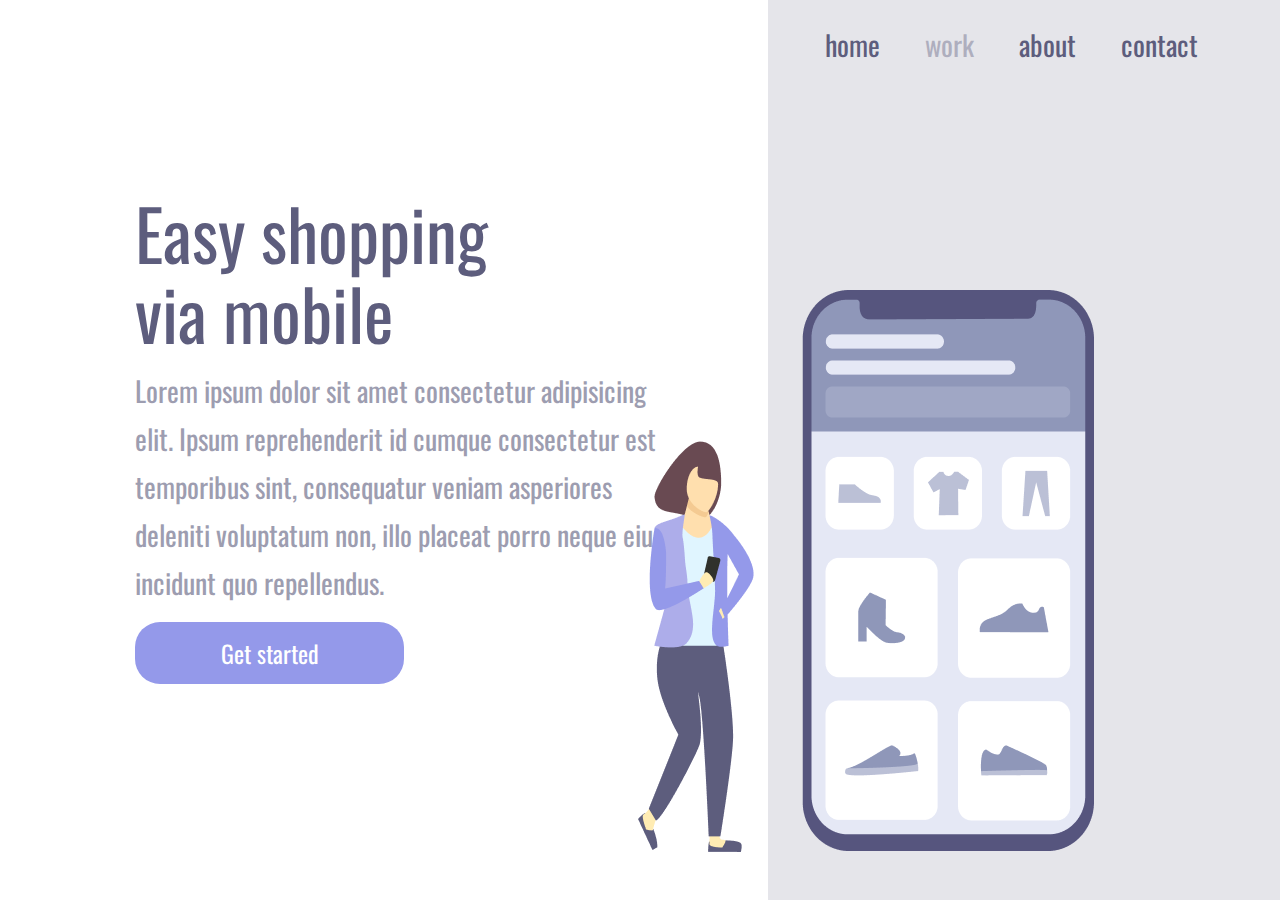
<file: index.html>
<!DOCTYPE html>
<html lang="pt-br">
<head>
    <meta charset="UTF-8">
    <meta name="viewport" content="width=device-width, initial-scale=1.0">
    <meta http-equiv="X-UA-Compatible" content="IE=edge">
    <link rel="stylesheet" href="styles.css">
    <link rel="preconnect" href="https://fonts.googleapis.com">
    <link rel="preconnect" href="https://fonts.gstatic.com" crossorigin>
    <link href="https://fonts.googleapis.com/css2?family=Oswald:wght@200..700&family=Roboto+Serif:ital,opsz,wght@0,8..144,100..900;1,8..144,100..900&family=Roboto:ital,wght@0,100..900;1,100..900&display=swap" rel="stylesheet">
    <title>desafio</title>
</head>
<body>
    <div class="wrapper">
        <section class="esquerdo">
            <h1>Easy shopping via mobile</h1>
            <p>Lorem ipsum dolor sit amet consectetur adipisicing elit. Ipsum reprehenderit id cumque consectetur est temporibus sint, consequatur veniam asperiores deleniti voluptatum non, illo placeat porro neque eius incidunt quo repellendus.</p>
            <button>Get started</button>
        </section>
    
        <section class="direito">
            <header>
                <a>home</a>
                <a>work</a>
                <a>about</a>
                <a>contact</a>
            </header>
            <img src="./img/Illustration-3-3.png" alt="imagem">
        </section>
    </div>



    
</body>
</html>
</file>
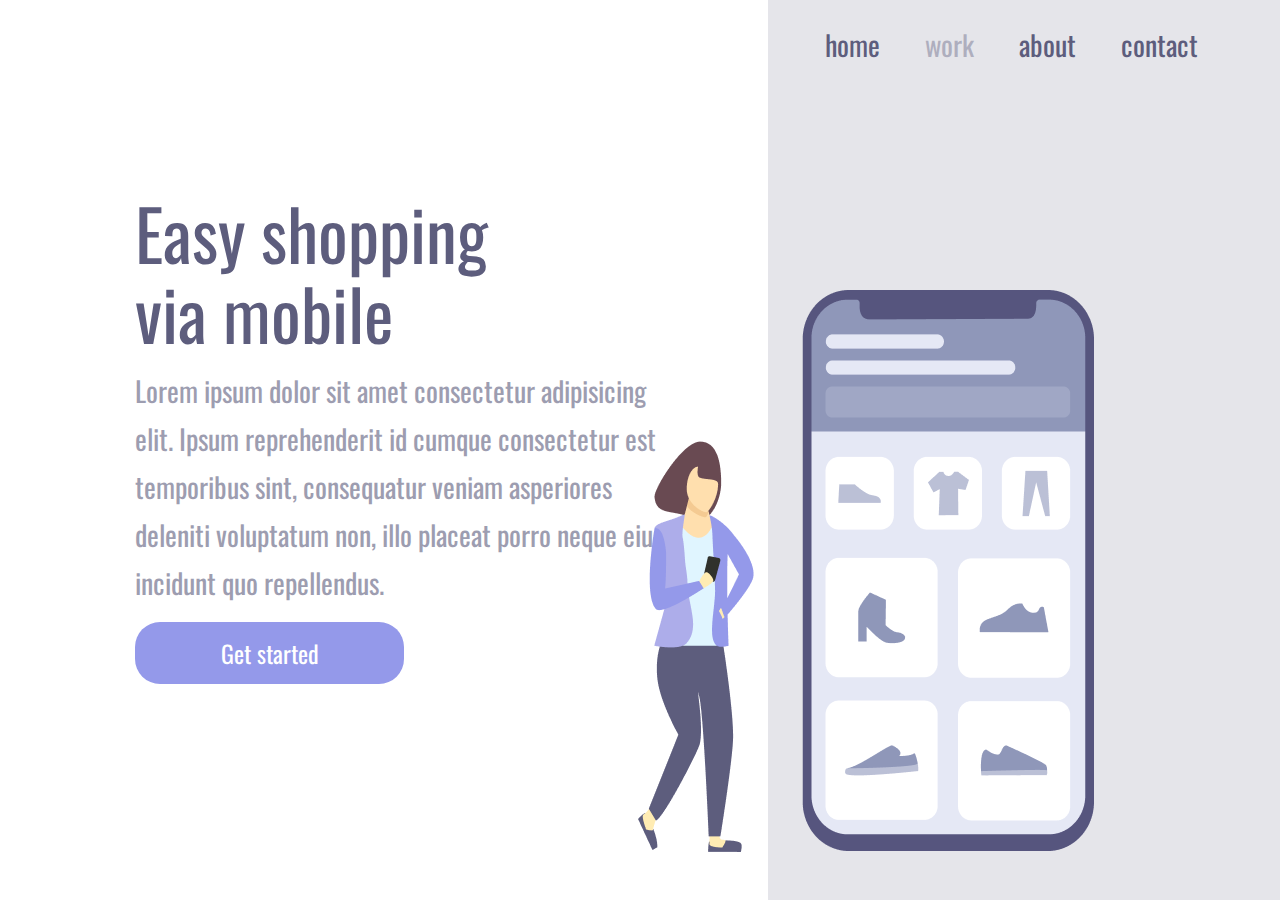
<file: desafio2.html>
<!DOCTYPE html>
<html lang="pt-br">
<head>
    <meta charset="UTF-8">
    <meta name="viewport" content="width=device-width, initial-scale=1.0">
    <link rel="stylesheet" href="/desafio2.css">
    <link rel="preconnect" href="https://fonts.googleapis.com">
    <link rel="preconnect" href="https://fonts.gstatic.com" crossorigin>
    <link href="https://fonts.googleapis.com/css2?family=Oswald:wght@200..700&family=Roboto+Serif:ital,opsz,wght@0,8..144,100..900;1,8..144,100..900&family=Roboto:ital,wght@0,100..900;1,100..900&display=swap" rel="stylesheet">
    <title>desafio</title>
</head>
<body>
    <div class="wrapper">
        <section class="esquerdo">
            <h1>Easy shopping via mobile</h1>
            <p>Lorem ipsum dolor sit amet consectetur adipisicing elit. Ipsum reprehenderit id cumque consectetur est temporibus sint, consequatur veniam asperiores deleniti voluptatum non, illo placeat porro neque eius incidunt quo repellendus.</p>
            <button>Get started</button>
        </section>
    
        <section class="direito">
            <header>
                <a>home</a>
                <a>work</a>
                <a>about</a>
                <a>contact</a>
            </header>
            <img src="/img/Illustration-3-3.png" alt="imagem">
        </section>
    </div>



    
</body>
</html>
</file>
<file: styles.css>
*{
    margin: 0;
    padding: 0;
    box-sizing: border-box;
    font-family: "Oswald", sans-serif;

}

.wrapper{
    height: 100vh;
    width: 100vw;
}
.esquerdo{
    display: inline-block;
    width: 60%;
    margin-top: 15%;
    padding-left: 135px;
    
}
.direito{
    display: inline-block;
    background-color:  rgba(93, 93, 125, 0.16);
    height: 100vh;
    width: 40%;
    position: absolute;
}
img{
    position: relative;
    top: 25%;
    right: 130px;
}



h1{
    font-weight: 400;
    font-size: 70px;
    line-height: 80px;
    color: rgba(93, 93, 125, 1);
    width: 368px;
}
p{
    font-weight: 400;
    font-size: 28px;
    line-height: 48px;
    color: rgba(93, 93, 125, 1);
    opacity: 60%;
    margin: 15px 0;
    width: 540px;
}
button{
    width: 269px;
    height: 62px;
    background-color: rgba(148, 153, 234, 1);
    border-radius: 25px;
    color: rgba(255, 255, 255, 1);
    border: none;
    text-align: center;
    font-size: 24px;
    line-height: 36px;
    cursor: pointer;
}

button:hover {
    opacity: .8;
}
button:active{
    opacity: .5;
}
a{
    font-size: 28px;
    line-height: 41px;
    color: #5d5d7d;
    margin-right: 41px;
    cursor: pointer;
}
a:nth-child(2) {
    opacity: 0.4;
}
a:hover{
    opacity: 0.4;
}
a:active{
    opacity: 0.8;
}
header{
    margin: 24px 0 0 57px;
}
@media screen and (max-width: 900px){
    .esquerdo{
        width: 100%;
        height: 50%;
        margin: 0;
        padding: 0;
    }
    .direito{
        display: block;
        height: auto;
        width: 100%;
        position: static;
        padding: 40px;
    }
    img{
        position: static;
        width: 90%;
    }
    header{
        display: none;
    }
    h1{
        font-size: 36px;
        line-height: 52px;
        width: auto;
        margin: 58px 50px 0 50px;
        text-align: center;
    }
    p{
        margin: 15px 40px;
        width: auto;
        text-align: center;
        font-size: 14px;
        line-height: 24px;
    }
    button{
        margin: 0 auto;
        display:block
    }
   
  

}
</file>
<file: desafio2.css>
*{
    margin: 0;
    padding: 0;
    box-sizing: border-box;
    font-family: "Oswald", sans-serif;

}

.wrapper{
    height: 100vh;
    width: 100vw;
}
.esquerdo{
    display: inline-block;
    width: 60%;
    margin-top: 15%;
    padding-left: 135px;
    
}
.direito{
    display: inline-block;
    background-color:  rgba(93, 93, 125, 0.16);
    height: 100vh;
    width: 40%;
    position: absolute;
}
img{
    position: relative;
    top: 25%;
    right: 130px;
}



h1{
    font-weight: 400;
    font-size: 70px;
    line-height: 80px;
    color: rgba(93, 93, 125, 1);
    width: 368px;
}
p{
    font-weight: 400;
    font-size: 28px;
    line-height: 48px;
    color: rgba(93, 93, 125, 1);
    opacity: 60%;
    margin: 15px 0;
    width: 540px;
}
button{
    width: 269px;
    height: 62px;
    background-color: rgba(148, 153, 234, 1);
    border-radius: 25px;
    color: rgba(255, 255, 255, 1);
    border: none;
    text-align: center;
    font-size: 24px;
    line-height: 36px;
    cursor: pointer;
}

button:hover {
    opacity: .8;
}
button:active{
    opacity: .5;
}
a{
    font-size: 28px;
    line-height: 41px;
    color: #5d5d7d;
    margin-right: 41px;
    cursor: pointer;
}
a:nth-child(2) {
    opacity: 0.4;
}
a:hover{
    opacity: 0.4;
}
a:active{
    opacity: 0.8;
}
header{
    margin: 24px 0 0 57px;
}
@media screen and (max-width: 900px){
    .esquerdo{
        width: 100%;
        height: 50%;
        margin: 0;
        padding: 0;
    }
    .direito{
        display: block;
        height: auto;
        width: 100%;
        position: static;
        padding: 40px;
    }
    img{
        position: static;
        width: 90%;
    }
    header{
        display: none;
    }
    h1{
        font-size: 36px;
        line-height: 52px;
        width: auto;
        margin: 58px 50px 0 50px;
        text-align: center;
    }
    p{
        margin: 15px 40px;
        width: auto;
        text-align: center;
        font-size: 14px;
        line-height: 24px;
    }
    button{
        margin: 0 auto;
        display:block
    }
   
  

}
</file>
